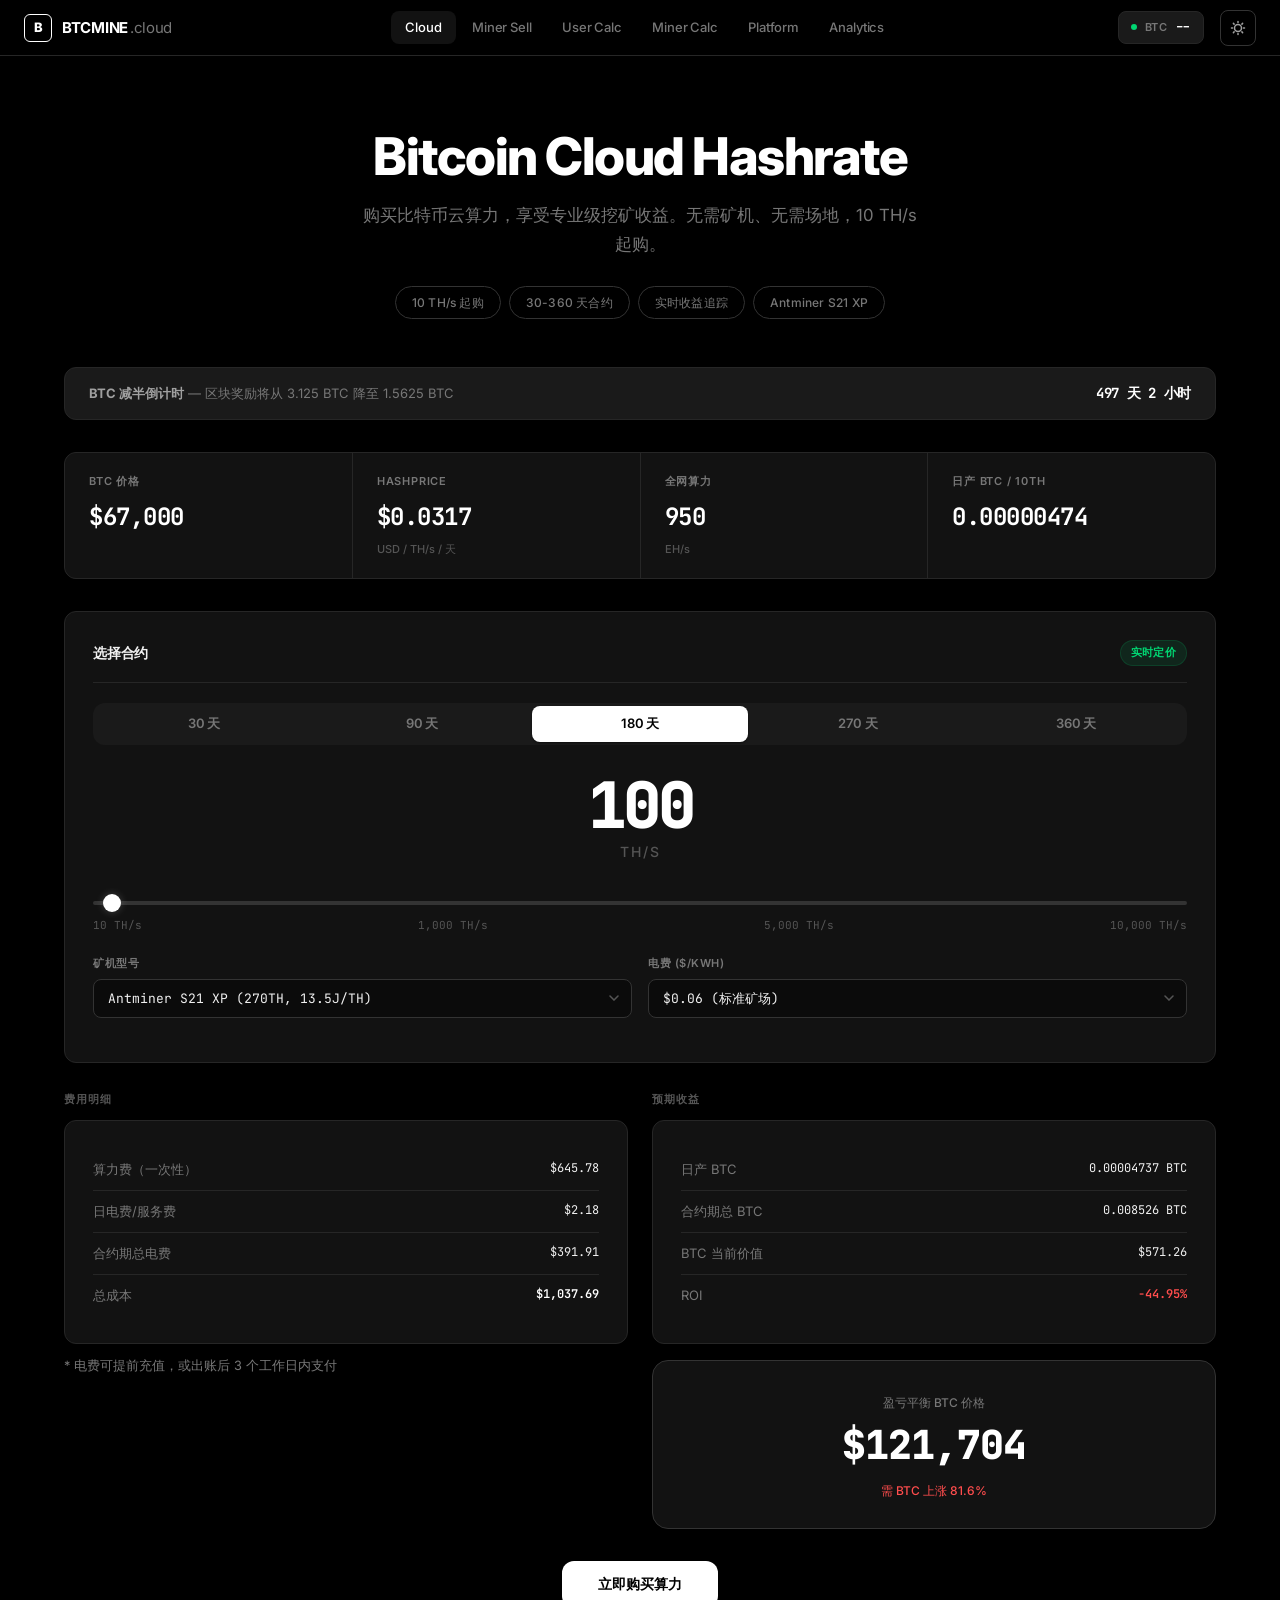
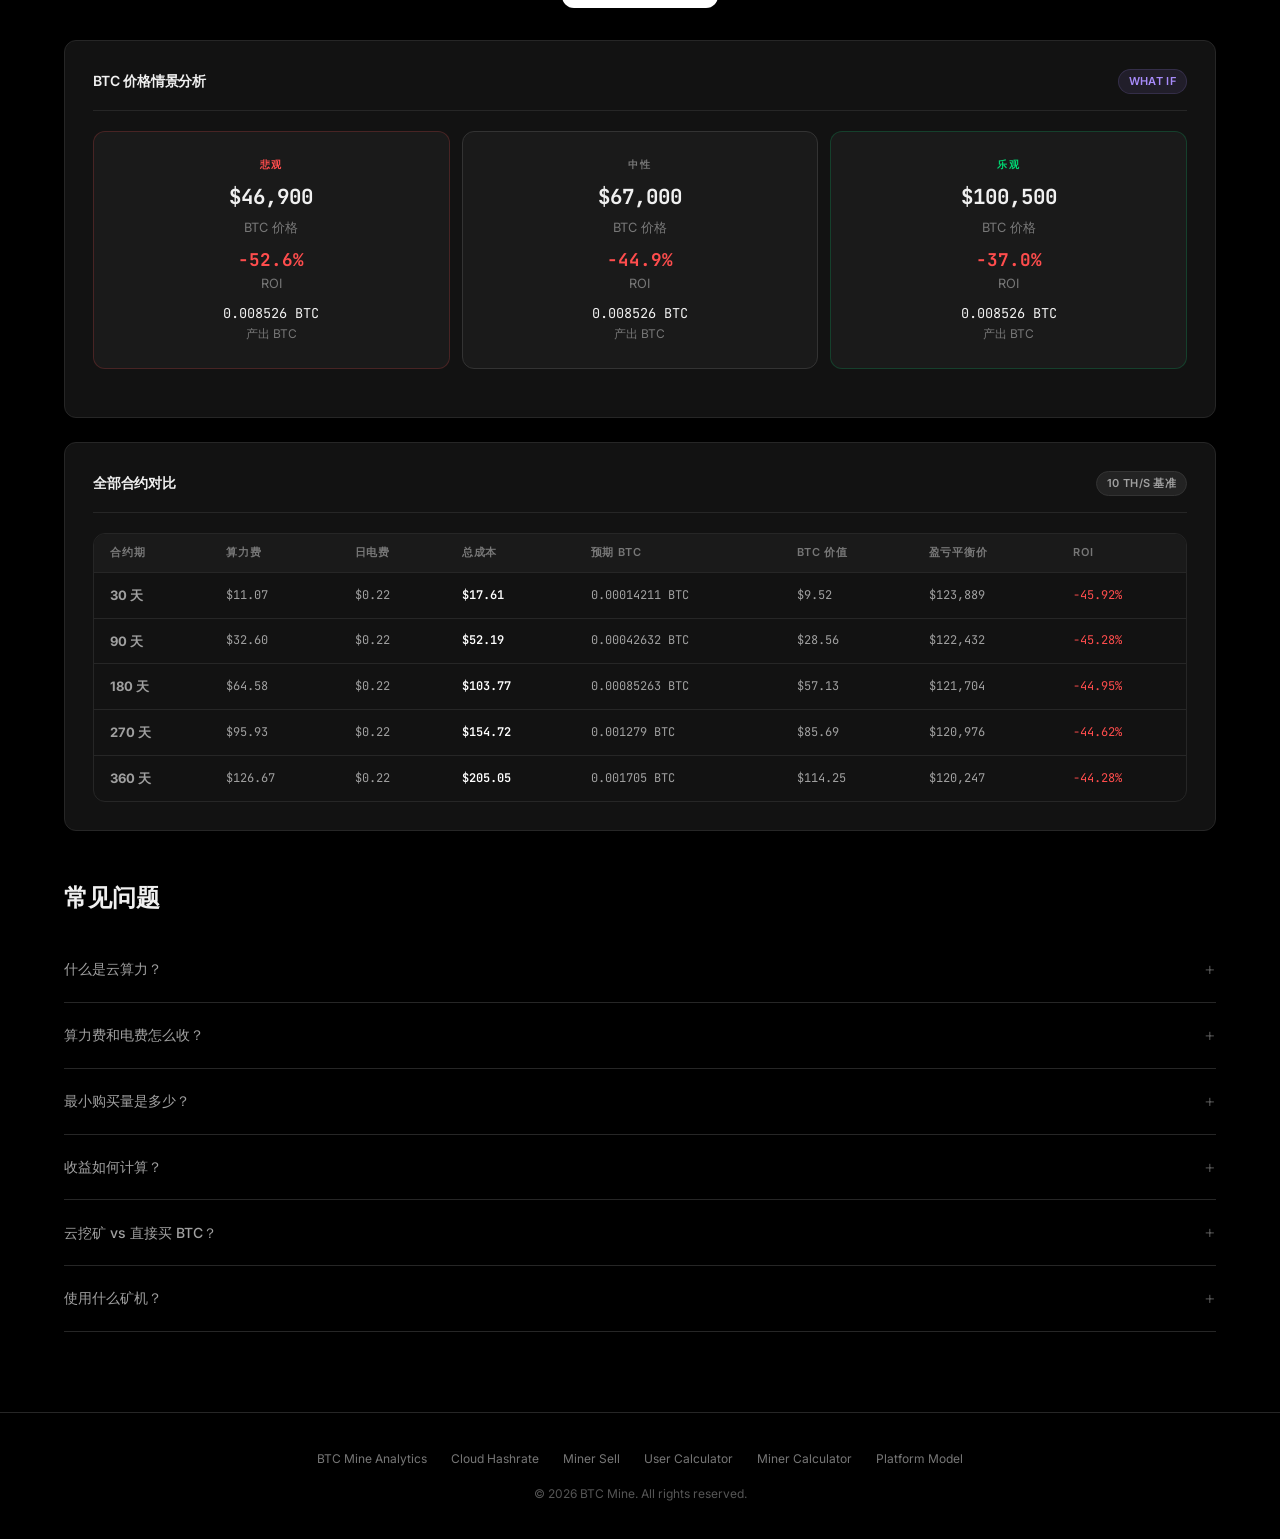
<file: index.html>
<!DOCTYPE html>
<html lang="zh-CN">
<head>
  <meta charset="UTF-8">
  <meta name="viewport" content="width=device-width, initial-scale=1.0">
  <title>BTC Mine Cloud - 比特币云算力</title>
  <meta name="description" content="购买比特币云算力，享受专业级挖矿收益。10TH/s起购，30-360天灵活合约。">
  <link rel="preconnect" href="https://fonts.googleapis.com">
  <link href="https://fonts.googleapis.com/css2?family=Inter:wght@400;500;600;700;800&family=JetBrains+Mono:wght@400;500;600;700&display=swap" rel="stylesheet">
  <link rel="stylesheet" href="/shared/style.css">
</head>
<body>
  <main class="container">
    <!-- Hero -->
    <section class="hero fade-in">
      <h1>Bitcoin Cloud Hashrate</h1>
      <p class="subtitle">购买比特币云算力，享受专业级挖矿收益。无需矿机、无需场地，10 TH/s 起购。</p>
      <div class="hero-badges">
        <span class="hero-badge">10 TH/s 起购</span>
        <span class="hero-badge">30-360 天合约</span>
        <span class="hero-badge">实时收益追踪</span>
        <span class="hero-badge">Antminer S21 XP</span>
      </div>
    </section>

    <!-- Halving Banner -->
    <div class="halving-banner fade-in">
      <div class="text">
        <strong>BTC 减半倒计时</strong> — 区块奖励将从 3.125 BTC 降至 1.5625 BTC
      </div>
      <div class="countdown" id="halvingCountdown">--</div>
    </div>

    <!-- Live Stats -->
    <div class="stats-grid fade-in" id="statsGrid">
      <div class="stat-card">
        <div class="label">BTC 价格</div>
        <div class="value accent" id="statBtcPrice">--</div>
      </div>
      <div class="stat-card">
        <div class="label">Hashprice</div>
        <div class="value" id="statHashprice">--</div>
        <div class="sub">USD / TH/s / 天</div>
      </div>
      <div class="stat-card">
        <div class="label">全网算力</div>
        <div class="value" id="statNetHash">--</div>
        <div class="sub">EH/s</div>
      </div>
      <div class="stat-card">
        <div class="label">日产 BTC / 10TH</div>
        <div class="value" id="statDailyBtc">--</div>
      </div>
    </div>

    <!-- Contract Selection -->
    <section class="card fade-in">
      <div class="card-header">
        <h2>选择合约</h2>
        <span class="badge badge-green">实时定价</span>
      </div>

      <!-- Period Tabs -->
      <div class="period-tabs" id="periodTabs">
        <button class="period-tab" data-period="30">30 天</button>
        <button class="period-tab" data-period="90">90 天</button>
        <button class="period-tab active" data-period="180">180 天</button>
        <button class="period-tab" data-period="270">270 天</button>
        <button class="period-tab" data-period="360">360 天</button>
      </div>

      <!-- Hashrate Slider -->
      <div class="hashrate-display">
        <div class="big" id="hashrateValue">100</div>
        <div class="unit">TH/s</div>
      </div>
      <input type="range" id="hashrateSlider" min="10" max="10000" step="10" value="100">
      <div class="range-labels">
        <span>10 TH/s</span>
        <span>1,000 TH/s</span>
        <span>5,000 TH/s</span>
        <span>10,000 TH/s</span>
      </div>

      <!-- Miner Selection -->
      <div class="form-row" style="margin-top: 20px;">
        <div class="form-group">
          <label>矿机型号</label>
          <select id="minerSelect">
            <option value="s21xp" selected>Antminer S21 XP (270TH, 13.5J/TH)</option>
            <option value="s21xp_hyd">Antminer S21 XP Hyd (473TH, 12.0J/TH)</option>
            <option value="s21">Antminer S21 (200TH, 17.5J/TH)</option>
            <option value="s21_plus">Antminer S21+ (220TH, 16.5J/TH)</option>
          </select>
        </div>
        <div class="form-group">
          <label>电费 ($/kWh)</label>
          <select id="elecSelect">
            <option value="0.05">$0.05 (低成本区域)</option>
            <option value="0.06" selected>$0.06 (标准矿场)</option>
            <option value="0.07">$0.07 (普通矿场)</option>
            <option value="0.08">$0.08 (较高成本)</option>
            <option value="0.10">$0.10 (高成本区域)</option>
          </select>
        </div>
      </div>
    </section>

    <!-- Pricing Result -->
    <div class="cost-breakdown fade-in" id="pricingResult">
      <div class="cost-col">
        <h3>费用明细</h3>
        <div class="card">
          <ul class="breakdown" id="costBreakdown">
            <li><span class="label">算力费（一次性）</span><span class="val" id="costHashrate">--</span></li>
            <li><span class="label">日电费/服务费</span><span class="val" id="costElecDaily">--</span></li>
            <li><span class="label">合约期总电费</span><span class="val" id="costElecTotal">--</span></li>
            <li><span class="label">总成本</span><span class="val accent" id="costTotal">--</span></li>
          </ul>
        </div>
        <div style="margin-top: 12px; font-size: 0.8rem; color: var(--text-muted);">
          * 电费可提前充值，或出账后 3 个工作日内支付
        </div>
      </div>
      <div class="cost-col">
        <h3>预期收益</h3>
        <div class="card">
          <ul class="breakdown" id="revenueBreakdown">
            <li><span class="label">日产 BTC</span><span class="val" id="revDailyBtc">--</span></li>
            <li><span class="label">合约期总 BTC</span><span class="val" id="revTotalBtc">--</span></li>
            <li><span class="label">BTC 当前价值</span><span class="val" id="revBtcValue">--</span></li>
            <li><span class="label">ROI</span><span class="val" id="revROI">--</span></li>
          </ul>
        </div>
        <div class="result-box" style="margin-top: 16px;">
          <div class="label">盈亏平衡 BTC 价格</div>
          <div class="big-number" id="breakEvenPrice">--</div>
          <div class="label" id="breakEvenPct">需 BTC 上涨 --</div>
        </div>
      </div>
    </div>

    <!-- Buy Button -->
    <div style="text-align: center; margin: 32px 0;">
      <button class="btn btn-primary btn-large" id="buyBtn" onclick="openOrder()">
        立即购买算力
      </button>
    </div>

    <!-- Scenario Analysis -->
    <section class="card fade-in" style="margin-top: 24px;">
      <div class="card-header">
        <h2>BTC 价格情景分析</h2>
        <span class="badge badge-purple">What If</span>
      </div>
      <div class="scenario-grid" id="scenarios"></div>
    </section>

    <!-- All Contracts Overview -->
    <section class="card fade-in" style="margin-top: 24px;">
      <div class="card-header">
        <h2>全部合约对比</h2>
        <span class="badge badge-amber">10 TH/s 基准</span>
      </div>
      <div class="table-wrap">
        <table id="contractsTable">
          <thead>
            <tr>
              <th>合约期</th>
              <th>算力费</th>
              <th>日电费</th>
              <th>总成本</th>
              <th>预期 BTC</th>
              <th>BTC 价值</th>
              <th>盈亏平衡价</th>
              <th>ROI</th>
            </tr>
          </thead>
          <tbody id="contractsBody"></tbody>
        </table>
      </div>
    </section>

    <!-- FAQ -->
    <section class="faq fade-in">
      <h2 style="font-size: 1.5rem; margin-bottom: 20px;">常见问题</h2>
      <div class="faq-item">
        <div class="faq-q" onclick="this.parentElement.classList.toggle('open')">什么是云算力？</div>
        <div class="faq-a">云算力是指您购买矿场中矿机的算力使用权，无需自购矿机、租场地、接电力，即可参与比特币挖矿。您的算力由专业矿场 7x24 小时运维，产出的 BTC 按您的算力占比分配。</div>
      </div>
      <div class="faq-item">
        <div class="faq-q" onclick="this.parentElement.classList.toggle('open')">算力费和电费怎么收？</div>
        <div class="faq-a">算力费在购买合约时一次性支付，代表您对矿机算力的使用权。电费/服务费按实际运行产生的电力消耗计算，可以提前充值到账户，也可以在出账后 3 个工作日内支付。电费包含 12% 的运维服务费（含设备维护、冷却、监控）。</div>
      </div>
      <div class="faq-item">
        <div class="faq-q" onclick="this.parentElement.classList.toggle('open')">最小购买量是多少？</div>
        <div class="faq-a">最小购买量为 10 TH/s，以 10 TH/s 为单位递增。合约期可选 30天、90天、180天、270天、360天。</div>
      </div>
      <div class="faq-item">
        <div class="faq-q" onclick="this.parentElement.classList.toggle('open')">收益如何计算？</div>
        <div class="faq-a">收益基于您持有的算力占全网算力的比例，乘以每日区块奖励总量计算。当前区块奖励为 3.125 BTC/块，每日约 144 个块。网络难度每 2016 个块（约14天）调整一次，收益会随难度变化而波动。</div>
      </div>
      <div class="faq-item">
        <div class="faq-q" onclick="this.parentElement.classList.toggle('open')">云挖矿 vs 直接买 BTC？</div>
        <div class="faq-a">云挖矿类似于对 BTC 的 DCA（定投）策略，每天持续获得少量 BTC。在牛市中可能跑赢直接购买（因为算力价格相对BTC价格有滞后性），但在熊市或横盘期间直接购买通常更优。详细对比请访问 <a href="https://user.btcmine.info">用户计算器</a>。</div>
      </div>
      <div class="faq-item">
        <div class="faq-q" onclick="this.parentElement.classList.toggle('open')">使用什么矿机？</div>
        <div class="faq-a">我们的矿场主要使用 Bitmain Antminer S21 XP 系列矿机，能效比 13.5 J/TH（风冷）和 12.0 J/TH（液冷），是目前市场上最高效的比特币矿机之一。</div>
      </div>
    </section>
  </main>

  <!-- Footer -->
  <footer class="footer">
    <div class="footer-links">
      <a href="https://btcmine.info">BTC Mine Analytics</a>
      <a href="https://cloud.btcmine.info">Cloud Hashrate</a>
      <a href="https://minersell.btcmine.info">Miner Sell</a>
      <a href="https://user.btcmine.info">User Calculator</a>
      <a href="https://miner.btcmine.info">Miner Calculator</a>
      <a href="https://cal.btcmine.info">Platform Model</a>
    </div>
    <p>&copy; 2026 BTC Mine. All rights reserved.</p>
  </footer>

  <!-- Order Modal -->
  <div class="modal-overlay" id="orderModal">
    <div class="modal">
      <h2>确认订单</h2>
      <div id="orderSummary"></div>
      <div style="display: flex; gap: 12px; margin-top: 24px;">
        <button class="btn btn-primary btn-large" style="flex:1" onclick="confirmOrder()">确认购买</button>
        <button class="btn btn-secondary btn-large" onclick="closeOrder()">取消</button>
      </div>
    </div>
  </div>

  <script src="/shared/pricing.js"></script>
  <script src="/shared/nav.js"></script>
  <script>
    Nav.render('cloud');

    // State
    let currentPeriod = 180;
    let currentHashrate = 100;
    let currentMiner = 's21xp';
    let currentElec = 0.06;
    let currentPricing = null;

    // Init
    async function init() {
      await PricingEngine.fetchBTCPrice();
      updateStats();
      updatePricing();
      updateContractsTable();
      updateHalving();

      // Refresh price every 60s
      setInterval(async () => {
        await PricingEngine.fetchBTCPrice();
        updateStats();
        updatePricing();
      }, 60000);
    }

    function updateStats() {
      const price = PricingEngine.liveData.btcPrice;
      const hp = PricingEngine.hashprice();
      const netHash = PricingEngine.liveData.networkHashrateEH;
      const dailyBtc = PricingEngine.dailyBTCPerTH() * 10;

      document.getElementById('statBtcPrice').textContent = '$' + price.toLocaleString();
      document.getElementById('statHashprice').textContent = '$' + hp.toFixed(4);
      document.getElementById('statNetHash').textContent = netHash.toFixed(0);
      document.getElementById('statDailyBtc').textContent = dailyBtc.toFixed(8);
    }

    function updatePricing() {
      const p = PricingEngine.calculatePricing(currentHashrate, currentPeriod, currentElec, currentMiner);
      currentPricing = p;

      // Cost breakdown
      document.getElementById('costHashrate').textContent = PricingEngine.fmt.usd(p.user.hashrateFee);
      document.getElementById('costElecDaily').textContent = PricingEngine.fmt.usd(p.user.electricityFeeDaily);
      document.getElementById('costElecTotal').textContent = PricingEngine.fmt.usd(p.user.electricityFee);
      document.getElementById('costTotal').textContent = PricingEngine.fmt.usd(p.user.totalCost);

      // Revenue
      document.getElementById('revDailyBtc').textContent = PricingEngine.fmt.btc(p.network.dailyBTCTotal);
      document.getElementById('revTotalBtc').textContent = PricingEngine.fmt.btc(p.network.totalBTC);
      document.getElementById('revBtcValue').textContent = PricingEngine.fmt.usd(p.network.totalBTCValue);

      const roiPct = p.user.roi * 100;
      const roiEl = document.getElementById('revROI');
      roiEl.textContent = roiPct.toFixed(2) + '%';
      roiEl.className = 'val ' + (roiPct >= 0 ? 'green' : 'red');

      document.getElementById('breakEvenPrice').textContent = PricingEngine.fmt.usd(p.user.breakEvenBTC, 0);
      const pctNeeded = ((p.user.breakEvenBTC / p.params.btcPrice) - 1) * 100;
      const pctEl = document.getElementById('breakEvenPct');
      if (pctNeeded > 0) {
        pctEl.textContent = '需 BTC 上涨 ' + pctNeeded.toFixed(1) + '%';
        pctEl.style.color = 'var(--red)';
      } else {
        pctEl.textContent = '当前价格已盈利！';
        pctEl.style.color = 'var(--green)';
      }

      updateScenarios();
    }

    function updateScenarios() {
      const btcPrice = PricingEngine.liveData.btcPrice;
      const scenarios = [
        { label: '悲观', cls: 'bearish', price: btcPrice * 0.7 },
        { label: '中性', cls: 'neutral', price: btcPrice },
        { label: '乐观', cls: 'bullish', price: btcPrice * 1.5 },
      ];

      const html = scenarios.map(s => {
        const p = PricingEngine.calculatePricing(currentHashrate, currentPeriod, currentElec, currentMiner, s.price);
        const roiPct = (p.user.roi * 100).toFixed(1);
        const roiColor = p.user.roi >= 0 ? 'var(--green)' : 'var(--red)';
        return `
          <div class="scenario-card ${s.cls}">
            <div class="scenario-label">${s.label}</div>
            <div style="font-family:var(--font-mono);font-size:1.3rem;font-weight:700;">
              ${PricingEngine.fmt.usd(s.price, 0)}
            </div>
            <div style="font-size:0.8rem;color:var(--text-muted);margin:4px 0;">BTC 价格</div>
            <div style="font-family:var(--font-mono);font-size:1.1rem;font-weight:700;color:${roiColor};margin-top:8px;">
              ${roiPct}%
            </div>
            <div style="font-size:0.8rem;color:var(--text-muted);">ROI</div>
            <div style="font-family:var(--font-mono);font-size:0.85rem;margin-top:8px;">
              ${PricingEngine.fmt.btc(p.network.totalBTC)}
            </div>
            <div style="font-size:0.75rem;color:var(--text-muted);">产出 BTC</div>
          </div>
        `;
      }).join('');

      document.getElementById('scenarios').innerHTML = html;
    }

    function updateContractsTable() {
      const all = PricingEngine.calculateAllPeriods(10, currentElec, currentMiner);
      const tbody = document.getElementById('contractsBody');
      tbody.innerHTML = all.map(p => {
        const roiPct = (p.user.roi * 100).toFixed(2);
        const roiCls = p.user.roi >= 0 ? 'green' : 'red';
        return `<tr>
          <td><strong>${p.params.period} 天</strong></td>
          <td class="mono">${PricingEngine.fmt.usd(p.user.hashrateFee)}</td>
          <td class="mono">${PricingEngine.fmt.usd(p.user.electricityFeeDaily)}</td>
          <td class="mono accent">${PricingEngine.fmt.usd(p.user.totalCost)}</td>
          <td class="mono">${PricingEngine.fmt.btc(p.network.totalBTC)}</td>
          <td class="mono">${PricingEngine.fmt.usd(p.network.totalBTCValue)}</td>
          <td class="mono">${PricingEngine.fmt.usd(p.user.breakEvenBTC, 0)}</td>
          <td class="mono ${roiCls}">${roiPct}%</td>
        </tr>`;
      }).join('');
    }

    function updateHalving() {
      const h = PricingEngine.halvingCountdown();
      document.getElementById('halvingCountdown').textContent = `${h.daysRemaining} 天 ${h.hours} 小时`;
    }

    // Event Handlers
    document.querySelectorAll('.period-tab').forEach(tab => {
      tab.addEventListener('click', function() {
        document.querySelectorAll('.period-tab').forEach(t => t.classList.remove('active'));
        this.classList.add('active');
        currentPeriod = parseInt(this.dataset.period);
        updatePricing();
      });
    });

    document.getElementById('hashrateSlider').addEventListener('input', function() {
      currentHashrate = parseInt(this.value);
      document.getElementById('hashrateValue').textContent = currentHashrate.toLocaleString();
      updatePricing();
    });

    document.getElementById('minerSelect').addEventListener('change', function() {
      currentMiner = this.value;
      updatePricing();
      updateContractsTable();
    });

    document.getElementById('elecSelect').addEventListener('change', function() {
      currentElec = parseFloat(this.value);
      updatePricing();
      updateContractsTable();
    });

    // Order Modal
    function openOrder() {
      if (!currentPricing) return;
      const p = currentPricing;
      const miner = PricingEngine.getMiner(currentMiner);
      document.getElementById('orderSummary').innerHTML = `
        <ul class="breakdown">
          <li><span class="label">算力</span><span class="val">${currentHashrate.toLocaleString()} TH/s</span></li>
          <li><span class="label">合约期</span><span class="val">${currentPeriod} 天</span></li>
          <li><span class="label">矿机型号</span><span class="val">${miner.name}</span></li>
          <li><span class="label">能效比</span><span class="val">${miner.efficiency} J/TH</span></li>
          <li style="border-top:2px solid var(--border-2);padding-top:12px;">
            <span class="label">算力费（一次性）</span><span class="val accent">${PricingEngine.fmt.usd(p.user.hashrateFee)}</span>
          </li>
          <li><span class="label">日电费/服务费</span><span class="val">${PricingEngine.fmt.usd(p.user.electricityFeeDaily)}</span></li>
          <li><span class="label">合约期总电费</span><span class="val">${PricingEngine.fmt.usd(p.user.electricityFee)}</span></li>
          <li><span class="label" style="font-size:1.1rem;">合计</span><span class="val accent" style="font-size:1.1rem;">${PricingEngine.fmt.usd(p.user.totalCost)}</span></li>
        </ul>
        <div style="margin-top:16px;padding:12px;background:var(--green-dim);border-radius:var(--radius);font-size:0.85rem;color:var(--green);">
          预计产出 ${PricingEngine.fmt.btc(p.network.totalBTC)}（当前价值 ${PricingEngine.fmt.usd(p.network.totalBTCValue)}）
        </div>
      `;
      document.getElementById('orderModal').classList.add('active');
    }

    function closeOrder() {
      document.getElementById('orderModal').classList.remove('active');
    }

    function confirmOrder() {
      alert('订单功能开发中，敬请期待！');
      closeOrder();
    }

    // Click outside to close modal
    document.getElementById('orderModal').addEventListener('click', function(e) {
      if (e.target === this) closeOrder();
    });

    // Start
    init();
  </script>
</body>
</html>
</file>
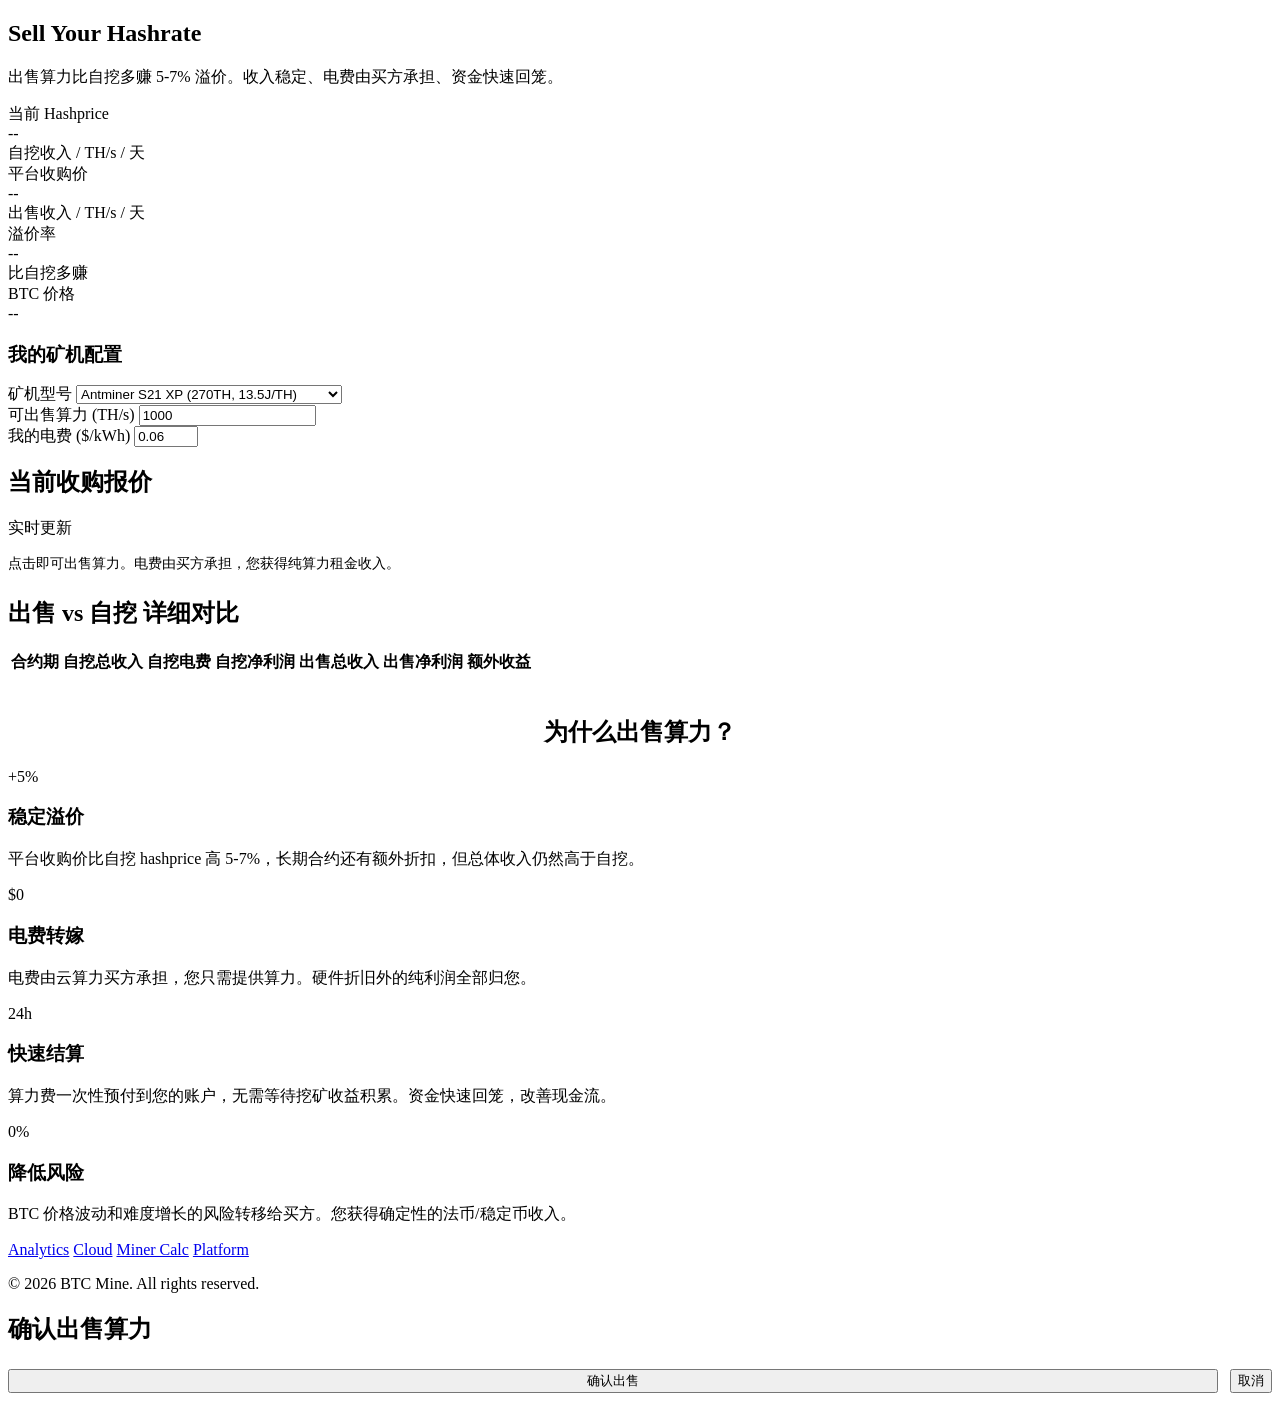
<file: minersell/index.html>
<!DOCTYPE html>
<html lang="zh-CN">
<head>
  <meta charset="UTF-8">
  <meta name="viewport" content="width=device-width, initial-scale=1.0">
  <title>BTC Mine - 矿工算力出售平台</title>
  <meta name="description" content="矿工在此出售算力获取稳定收入。比自己挖矿多赚5-7%溢价。">
  <link rel="preconnect" href="https://fonts.googleapis.com">
  <link href="https://fonts.googleapis.com/css2?family=Inter:wght@400;500;600;700;800&family=JetBrains+Mono:wght@400;500;600;700&display=swap" rel="stylesheet">
  <link rel="stylesheet" href="https://cloud.btcmine.info/shared/style.css">
</head>
<body>
  <main class="container">
    <section class="hero fade-in">
      <h1>Sell Your Hashrate</h1>
      <p class="subtitle">出售算力比自挖多赚 5-7% 溢价。收入稳定、电费由买方承担、资金快速回笼。</p>
    </section>

    <!-- Miner Stats -->
    <div class="stats-grid fade-in">
      <div class="stat-card">
        <div class="label">当前 Hashprice</div>
        <div class="value accent" id="statHashprice">--</div>
        <div class="sub">自挖收入 / TH/s / 天</div>
      </div>
      <div class="stat-card">
        <div class="label">平台收购价</div>
        <div class="value green" id="statBuyPrice">--</div>
        <div class="sub">出售收入 / TH/s / 天</div>
      </div>
      <div class="stat-card">
        <div class="label">溢价率</div>
        <div class="value green" id="statPremium">--</div>
        <div class="sub">比自挖多赚</div>
      </div>
      <div class="stat-card">
        <div class="label">BTC 价格</div>
        <div class="value" id="statBtcPrice">--</div>
      </div>
    </div>

    <!-- Miner Config -->
    <div class="miner-config fade-in">
      <h3 style="margin-bottom: 16px;">我的矿机配置</h3>
      <div class="form-row">
        <div class="form-group">
          <label>矿机型号</label>
          <select id="minerSelect">
            <option value="s21xp" selected>Antminer S21 XP (270TH, 13.5J/TH)</option>
            <option value="s21xp_hyd">Antminer S21 XP Hyd (473TH, 12.0J/TH)</option>
            <option value="s21">Antminer S21 (200TH, 17.5J/TH)</option>
            <option value="s21_plus">Antminer S21+ (220TH, 16.5J/TH)</option>
          </select>
        </div>
        <div class="form-group">
          <label>可出售算力 (TH/s)</label>
          <input type="number" id="hashrateInput" value="1000" min="10" step="10">
        </div>
        <div class="form-group">
          <label>我的电费 ($/kWh)</label>
          <input type="number" id="elecInput" value="0.06" min="0.01" max="0.20" step="0.01">
        </div>
      </div>
    </div>

    <!-- Offer Cards -->
    <section class="card fade-in">
      <div class="card-header">
        <h2>当前收购报价</h2>
        <span class="badge badge-green">实时更新</span>
      </div>
      <p style="color:var(--text-secondary);font-size:0.9rem;margin-bottom:16px;">
        点击即可出售算力。电费由买方承担，您获得纯算力租金收入。
      </p>
      <div class="offer-grid" id="offerGrid"></div>
    </section>

    <!-- Comparison Table -->
    <section class="card fade-in" style="margin-top: 24px;">
      <div class="card-header">
        <h2>出售 vs 自挖 详细对比</h2>
      </div>
      <div class="table-wrap">
        <table>
          <thead>
            <tr>
              <th>合约期</th>
              <th>自挖总收入</th>
              <th>自挖电费</th>
              <th>自挖净利润</th>
              <th>出售总收入</th>
              <th>出售净利润</th>
              <th>额外收益</th>
            </tr>
          </thead>
          <tbody id="comparisonBody"></tbody>
        </table>
      </div>
    </section>

    <!-- Advantages -->
    <section style="margin-top: 40px;" class="fade-in">
      <h2 style="font-size: 1.5rem; margin-bottom: 20px; text-align:center;">为什么出售算力？</h2>
      <div class="advantage-grid">
        <div class="advantage-card">
          <div class="icon">+5%</div>
          <h3>稳定溢价</h3>
          <p>平台收购价比自挖 hashprice 高 5-7%，长期合约还有额外折扣，但总体收入仍然高于自挖。</p>
        </div>
        <div class="advantage-card">
          <div class="icon">$0</div>
          <h3>电费转嫁</h3>
          <p>电费由云算力买方承担，您只需提供算力。硬件折旧外的纯利润全部归您。</p>
        </div>
        <div class="advantage-card">
          <div class="icon">24h</div>
          <h3>快速结算</h3>
          <p>算力费一次性预付到您的账户，无需等待挖矿收益积累。资金快速回笼，改善现金流。</p>
        </div>
        <div class="advantage-card">
          <div class="icon">0%</div>
          <h3>降低风险</h3>
          <p>BTC 价格波动和难度增长的风险转移给买方。您获得确定性的法币/稳定币收入。</p>
        </div>
      </div>
    </section>
  </main>

  <footer class="footer">
    <div class="footer-links">
      <a href="https://btcmine.info">Analytics</a>
      <a href="https://cloud.btcmine.info">Cloud</a>
      <a href="https://miner.btcmine.info">Miner Calc</a>
      <a href="https://cal.btcmine.info">Platform</a>
    </div>
    <p>&copy; 2026 BTC Mine. All rights reserved.</p>
  </footer>

  <!-- Sell Modal -->
  <div class="modal-overlay" id="sellModal">
    <div class="modal">
      <h2>确认出售算力</h2>
      <div id="sellSummary"></div>
      <div style="display:flex;gap:12px;margin-top:24px;">
        <button class="btn btn-green btn-large" style="flex:1" onclick="confirmSell()">确认出售</button>
        <button class="btn btn-secondary btn-large" onclick="closeSell()">取消</button>
      </div>
    </div>
  </div>

  <script src="https://cloud.btcmine.info/shared/pricing.js"></script>
  <script src="https://cloud.btcmine.info/shared/nav.js"></script>
  <script>
    Nav.render('minersell');
    let sellPeriod = null;

    async function init() {
      await PricingEngine.fetchBTCPrice();
      updateAll();
      setInterval(async () => {
        await PricingEngine.fetchBTCPrice();
        updateAll();
      }, 60000);
    }

    function getInputs() {
      return {
        miner: document.getElementById('minerSelect').value,
        hashrate: parseInt(document.getElementById('hashrateInput').value) || 1000,
        elec: parseFloat(document.getElementById('elecInput').value) || 0.06,
      };
    }

    function updateAll() {
      const { miner, hashrate, elec } = getInputs();
      const btcPrice = PricingEngine.liveData.btcPrice;
      const hp = PricingEngine.hashprice();

      // Stats
      document.getElementById('statBtcPrice').textContent = '$' + btcPrice.toLocaleString();
      document.getElementById('statHashprice').textContent = '$' + hp.toFixed(4);

      // 90天合约的矿工收购价作为展示
      const p90 = PricingEngine.calculatePricing(hashrate, 90, elec, miner);
      document.getElementById('statBuyPrice').textContent = '$' + p90.miner.sellPrice.toFixed(4);
      document.getElementById('statPremium').textContent = '+' + (p90.miner.premium * 100).toFixed(1) + '%';

      updateOfferCards();
      updateComparison();
    }

    function updateOfferCards() {
      const { miner, hashrate, elec } = getInputs();
      const minerInfo = PricingEngine.getMiner(miner);

      const html = PricingEngine.PLATFORM.periods.map(period => {
        const p = PricingEngine.calculatePricing(hashrate, period, elec, miner);
        const selfMiningRevenue = PricingEngine.hashprice() * hashrate * period;
        const selfMiningElec = PricingEngine.electricityCostPerTH(elec, minerInfo.efficiency) * hashrate * period;
        const selfMiningProfit = selfMiningRevenue - selfMiningElec;

        const popular = period === 90 ? 'style="border-color:var(--green);"' : '';

        return `
          <div class="offer-card" ${popular}>
            <span class="period-badge">${period} 天合约</span>
            <div class="offer-price">${PricingEngine.fmt.usd(p.miner.sellPrice, 4)}</div>
            <div class="offer-unit">/ TH/s / 天 (收购价)</div>
            <div class="offer-detail">
              <span class="label">您的总收入</span>
              <span class="val green">${PricingEngine.fmt.usd(p.miner.totalRevenue)}</span>
            </div>
            <div class="offer-detail">
              <span class="label">自挖净利润</span>
              <span class="val">${PricingEngine.fmt.usd(selfMiningProfit)}</span>
            </div>
            <div class="offer-detail">
              <span class="label">额外收益</span>
              <span class="val green">+${PricingEngine.fmt.usd(p.miner.extraProfit)}</span>
            </div>
            <div class="offer-detail">
              <span class="label">溢价率</span>
              <span class="val green">+${(p.miner.premium * 100).toFixed(1)}%</span>
            </div>
            <button class="btn btn-green sell-btn" onclick="openSell(${period})">
              出售 ${hashrate.toLocaleString()} TH/s × ${period}天
            </button>
          </div>
        `;
      }).join('');

      document.getElementById('offerGrid').innerHTML = html;
    }

    function updateComparison() {
      const { miner, hashrate, elec } = getInputs();
      const minerInfo = PricingEngine.getMiner(miner);

      const tbody = document.getElementById('comparisonBody');
      tbody.innerHTML = PricingEngine.PLATFORM.periods.map(period => {
        const p = PricingEngine.calculatePricing(hashrate, period, elec, miner);
        const hp = PricingEngine.hashprice();
        const selfRevenue = hp * hashrate * period;
        const selfElec = PricingEngine.electricityCostPerTH(elec, minerInfo.efficiency) * hashrate * period;
        const selfProfit = selfRevenue - selfElec;
        // 出售时电费由买方承担，矿工纯赚收购价
        const sellProfit = p.miner.totalRevenue;
        const extra = sellProfit - selfProfit;

        return `<tr>
          <td><strong>${period} 天</strong></td>
          <td class="mono">${PricingEngine.fmt.usd(selfRevenue)}</td>
          <td class="mono red">${PricingEngine.fmt.usd(selfElec)}</td>
          <td class="mono">${PricingEngine.fmt.usd(selfProfit)}</td>
          <td class="mono green">${PricingEngine.fmt.usd(sellProfit)}</td>
          <td class="mono green">${PricingEngine.fmt.usd(sellProfit)}</td>
          <td class="mono green">+${PricingEngine.fmt.usd(extra)} (+${((extra/selfProfit)*100).toFixed(1)}%)</td>
        </tr>`;
      }).join('');
    }

    function openSell(period) {
      sellPeriod = period;
      const { miner, hashrate, elec } = getInputs();
      const p = PricingEngine.calculatePricing(hashrate, period, elec, miner);
      const minerInfo = PricingEngine.getMiner(miner);

      document.getElementById('sellSummary').innerHTML = `
        <ul class="breakdown">
          <li><span class="label">矿机</span><span class="val">${minerInfo.name}</span></li>
          <li><span class="label">出售算力</span><span class="val">${hashrate.toLocaleString()} TH/s</span></li>
          <li><span class="label">合约期</span><span class="val">${period} 天</span></li>
          <li><span class="label">收购单价</span><span class="val">${PricingEngine.fmt.usd(p.miner.sellPrice, 4)} / TH/s / 天</span></li>
          <li><span class="label">溢价率</span><span class="val" style="color:var(--green);">+${(p.miner.premium * 100).toFixed(1)}%</span></li>
          <li style="border-top:2px solid var(--border-2);padding-top:12px;">
            <span class="label" style="font-size:1.1rem;">总收入</span>
            <span class="val" style="font-size:1.1rem;color:var(--green);font-weight:800;">
              ${PricingEngine.fmt.usd(p.miner.totalRevenue)}
            </span>
          </li>
        </ul>
        <div style="margin-top:16px;padding:12px;background:var(--green-dim);border-radius:var(--radius);font-size:0.85rem;color:var(--green);">
          电费由买方承担，以上为您的纯收入。资金将在合约确认后 24 小时内到账。
        </div>
      `;
      document.getElementById('sellModal').classList.add('active');
    }

    function closeSell() {
      document.getElementById('sellModal').classList.remove('active');
    }

    function confirmSell() {
      alert('出售功能开发中，敬请期待！');
      closeSell();
    }

    document.getElementById('sellModal').addEventListener('click', function(e) {
      if (e.target === this) closeSell();
    });

    // Reactive inputs
    ['minerSelect', 'hashrateInput', 'elecInput'].forEach(id => {
      document.getElementById(id).addEventListener('change', updateAll);
      document.getElementById(id).addEventListener('input', updateAll);
    });

    init();
  </script>
</body>
</html>
</file>
<file: shared/style.css>
/* ===== BTC MINE CLOUD — World-Class Design System ===== */
/* Black / White / Dark Gray — Precision Minimal */

@import url('https://fonts.googleapis.com/css2?family=Inter:wght@300;400;500;600;700;800;900&family=JetBrains+Mono:wght@400;500;600;700&display=swap');

/* === Dark Theme (default) === */
:root, [data-theme="dark"] {
  --black: #000000;
  --bg-0: #0b0b0b;
  --bg-1: #121212;
  --bg-2: #1a1a1a;
  --bg-3: #222222;
  --bg-4: #2a2a2a;
  --bg-5: #333333;

  --border-1: #262626;
  --border-2: #333333;
  --border-3: #444444;

  --text-primary: #f0f0f0;
  --text-secondary: #a0a0a0;
  --text-muted: #777777;
  --text-dim: #555555;

  --white: #ffffff;
  --accent: #ffffff;
  --accent-dim: rgba(255,255,255,0.07);
  --accent-hover: rgba(255,255,255,0.14);

  --green: #00d672;
  --green-dim: rgba(0,214,114,0.10);
  --green-glow: rgba(0,214,114,0.15);
  --red: #ff4d4d;
  --red-dim: rgba(255,77,77,0.10);
  --blue: #4da6ff;
  --blue-dim: rgba(77,166,255,0.10);
  --purple: #a78bfa;
  --purple-dim: rgba(167,139,250,0.10);
  --cyan: #22d3ee;
  --cyan-dim: rgba(34,211,238,0.08);

  --nav-bg: rgba(0,0,0,0.85);
  --nav-mobile-bg: rgba(0,0,0,0.95);
  --modal-overlay: rgba(0,0,0,0.8);
  --selection-bg: rgba(255,255,255,0.15);
  --selection-color: #ffffff;
  --scrollbar-thumb: #444444;
  --scrollbar-hover: #666666;
  --input-focus-ring: rgba(255,255,255,0.05);
  --btn-primary-bg: #ffffff;
  --btn-primary-color: #000000;
  --btn-primary-hover: #e0e0e0;
  --period-active-bg: #ffffff;
  --period-active-color: #000000;

  --font-sans: 'Inter', -apple-system, BlinkMacSystemFont, 'Segoe UI', sans-serif;
  --font-mono: 'JetBrains Mono', 'SF Mono', 'Fira Code', monospace;

  --radius-s: 6px;
  --radius: 8px;
  --radius-lg: 12px;
  --radius-xl: 16px;
  --radius-2xl: 20px;

  --shadow-subtle: 0 1px 2px rgba(0,0,0,0.5);
  --shadow-card: 0 2px 8px rgba(0,0,0,0.4);
  --shadow-elevated: 0 8px 32px rgba(0,0,0,0.6);
  --glow-white: 0 0 20px rgba(255,255,255,0.03);
  --glow-green: 0 0 20px rgba(0,214,114,0.1);
}

/* === Light Theme === */
[data-theme="light"] {
  --black: #ffffff;
  --bg-0: #f7f7f8;
  --bg-1: #ffffff;
  --bg-2: #f0f0f2;
  --bg-3: #e8e8ec;
  --bg-4: #dddde2;
  --bg-5: #d0d0d6;

  --border-1: #e0e0e4;
  --border-2: #d0d0d6;
  --border-3: #b8b8c0;

  --text-primary: #1a1a1a;
  --text-secondary: #555555;
  --text-muted: #777777;
  --text-dim: #999999;

  --white: #1a1a1a;
  --accent: #1a1a1a;
  --accent-dim: rgba(0,0,0,0.04);
  --accent-hover: rgba(0,0,0,0.08);

  --green: #00a85a;
  --green-dim: rgba(0,168,90,0.08);
  --green-glow: rgba(0,168,90,0.12);
  --red: #e53535;
  --red-dim: rgba(229,53,53,0.08);
  --blue: #2b7dd9;
  --blue-dim: rgba(43,125,217,0.08);
  --purple: #7c5cbf;
  --purple-dim: rgba(124,92,191,0.08);
  --cyan: #0ea5c4;
  --cyan-dim: rgba(14,165,196,0.06);

  --nav-bg: rgba(255,255,255,0.88);
  --nav-mobile-bg: rgba(255,255,255,0.97);
  --modal-overlay: rgba(0,0,0,0.4);
  --selection-bg: rgba(0,0,0,0.12);
  --selection-color: #000000;
  --scrollbar-thumb: #c0c0c0;
  --scrollbar-hover: #999999;
  --input-focus-ring: rgba(0,0,0,0.06);
  --btn-primary-bg: #1a1a1a;
  --btn-primary-color: #ffffff;
  --btn-primary-hover: #333333;
  --period-active-bg: #1a1a1a;
  --period-active-color: #ffffff;

  --shadow-subtle: 0 1px 3px rgba(0,0,0,0.08);
  --shadow-card: 0 2px 8px rgba(0,0,0,0.06);
  --shadow-elevated: 0 8px 32px rgba(0,0,0,0.12);
  --glow-white: none;
  --glow-green: 0 0 20px rgba(0,168,90,0.08);
}

/* ===== Reset ===== */
*, *::before, *::after { box-sizing: border-box; margin: 0; padding: 0; }
html { font-size: 16px; scroll-behavior: smooth; }

body {
  font-family: var(--font-sans);
  background: var(--black);
  color: var(--text-primary);
  line-height: 1.6;
  min-height: 100vh;
  -webkit-font-smoothing: antialiased;
  -moz-osx-font-smoothing: grayscale;
  text-rendering: optimizeLegibility;
}

::selection { background: var(--selection-bg); color: var(--selection-color); }
a { color: var(--text-primary); text-decoration: none; transition: opacity 0.2s; }
a:hover { opacity: 0.7; }

/* ===== Scrollbar ===== */
::-webkit-scrollbar { width: 6px; height: 6px; }
::-webkit-scrollbar-track { background: transparent; }
::-webkit-scrollbar-thumb { background: var(--scrollbar-thumb); border-radius: 3px; }
::-webkit-scrollbar-thumb:hover { background: var(--scrollbar-hover); }

/* ===== Layout ===== */
.container { max-width: 1200px; margin: 0 auto; padding: 0 24px; }
.container-wide { max-width: 1400px; margin: 0 auto; padding: 0 24px; }

/* ===== Navigation Bar ===== */
.nav-bar {
  position: fixed;
  top: 0;
  left: 0;
  right: 0;
  z-index: 1000;
  height: 56px;
  background: var(--nav-bg);
  backdrop-filter: blur(24px) saturate(1.2);
  -webkit-backdrop-filter: blur(24px) saturate(1.2);
  border-bottom: 1px solid var(--border-1);
}

.nav-inner {
  max-width: 1400px;
  margin: 0 auto;
  padding: 0 24px;
  height: 100%;
  display: flex;
  align-items: center;
  justify-content: space-between;
  gap: 8px;
}

.nav-logo {
  display: flex;
  align-items: center;
  gap: 10px;
  flex-shrink: 0;
  text-decoration: none;
}

.nav-logo:hover { opacity: 1; }

.nav-logo-icon {
  width: 28px;
  height: 28px;
  border: 1.5px solid var(--white);
  border-radius: 6px;
  display: flex;
  align-items: center;
  justify-content: center;
  font-weight: 800;
  font-size: 13px;
  color: var(--white);
  letter-spacing: -0.5px;
}

.nav-logo-text {
  font-weight: 700;
  font-size: 15px;
  letter-spacing: -0.3px;
  color: var(--white);
}

.nav-logo-text span {
  font-weight: 400;
  color: var(--text-muted);
  margin-left: 2px;
}

.nav-links {
  display: flex;
  align-items: center;
  gap: 2px;
}

.nav-link {
  padding: 6px 14px;
  border-radius: var(--radius);
  font-size: 13px;
  font-weight: 500;
  color: var(--text-muted);
  transition: all 0.15s ease;
  white-space: nowrap;
  text-decoration: none;
  letter-spacing: -0.1px;
}

.nav-link:hover {
  color: var(--text-secondary);
  background: var(--accent-dim);
  opacity: 1;
}

.nav-link.active {
  color: var(--white);
  background: var(--accent-dim);
}

.nav-link.active::after {
  content: '';
  display: block;
  width: 100%;
  height: 0;
}

.nav-right {
  display: flex;
  align-items: center;
  gap: 16px;
  flex-shrink: 0;
}

.nav-ticker {
  display: flex;
  align-items: center;
  gap: 8px;
  padding: 5px 12px;
  border-radius: var(--radius);
  border: 1px solid var(--border-1);
  background: var(--bg-2);
}

.nav-ticker-label {
  font-size: 11px;
  font-weight: 600;
  color: var(--text-muted);
  letter-spacing: 0.5px;
  text-transform: uppercase;
}

.nav-ticker-price {
  font-family: var(--font-mono);
  font-size: 13px;
  font-weight: 600;
  color: var(--white);
}

.nav-ticker-dot {
  width: 6px;
  height: 6px;
  border-radius: 50%;
  background: var(--green);
  animation: pulse-dot 2s ease-in-out infinite;
}

@keyframes pulse-dot {
  0%, 100% { opacity: 1; box-shadow: 0 0 4px var(--green); }
  50% { opacity: 0.4; box-shadow: none; }
}

/* Mobile nav */
.nav-mobile-toggle {
  display: none;
  width: 36px; height: 36px;
  align-items: center; justify-content: center;
  background: none; border: 1px solid var(--border-2);
  border-radius: var(--radius); cursor: pointer; color: var(--text-primary);
  font-size: 18px;
}

@media (max-width: 900px) {
  .nav-links { display: none; }
  .nav-links.open {
    display: flex;
    flex-direction: column;
    position: absolute;
    top: 56px; left: 0; right: 0;
    background: var(--nav-mobile-bg);
    backdrop-filter: blur(24px);
    border-bottom: 1px solid var(--border-1);
    padding: 8px;
    gap: 2px;
  }
  .nav-links.open .nav-link {
    padding: 12px 16px;
    font-size: 14px;
    border-radius: var(--radius);
  }
  .nav-mobile-toggle { display: flex; }
}

/* Body offset for fixed nav */
body { padding-top: 56px; }

/* ===== Hero ===== */
.hero {
  padding: 72px 0 48px;
  text-align: center;
}

.hero h1 {
  font-size: 3.25rem;
  font-weight: 800;
  letter-spacing: -1.5px;
  line-height: 1.1;
  color: var(--white);
  margin-bottom: 16px;
}

.hero .subtitle {
  font-size: 1.05rem;
  color: var(--text-muted);
  max-width: 560px;
  margin: 0 auto;
  line-height: 1.7;
  font-weight: 400;
}

.hero-badges {
  display: flex;
  justify-content: center;
  gap: 8px;
  margin-top: 28px;
  flex-wrap: wrap;
}

.hero-badge {
  padding: 6px 16px;
  border-radius: 999px;
  font-size: 12px;
  font-weight: 500;
  background: transparent;
  border: 1px solid var(--border-2);
  color: var(--text-muted);
  letter-spacing: 0.2px;
}

/* ===== Stats Grid ===== */
.stats-grid {
  display: grid;
  grid-template-columns: repeat(auto-fit, minmax(180px, 1fr));
  gap: 1px;
  background: var(--border-1);
  border: 1px solid var(--border-1);
  border-radius: var(--radius-lg);
  overflow: hidden;
  margin-bottom: 32px;
}

.stat-card {
  background: var(--bg-1);
  padding: 20px 24px;
  text-align: left;
}

.stat-card .label {
  font-size: 11px;
  color: var(--text-muted);
  text-transform: uppercase;
  letter-spacing: 0.8px;
  font-weight: 600;
  margin-bottom: 8px;
}

.stat-card .value {
  font-size: 1.5rem;
  font-weight: 700;
  font-family: var(--font-mono);
  color: var(--white);
  letter-spacing: -0.5px;
}

.stat-card .value.green { color: var(--green); }
.stat-card .value.red { color: var(--red); }
.stat-card .value.accent { color: var(--white); }

.stat-card .sub {
  font-size: 11px;
  color: var(--text-dim);
  margin-top: 4px;
  font-weight: 500;
}

/* ===== Cards ===== */
.card {
  background: var(--bg-1);
  border: 1px solid var(--border-1);
  border-radius: var(--radius-lg);
  padding: 28px;
  transition: border-color 0.2s;
}

.card:hover { border-color: var(--border-2); }

.card-header {
  display: flex;
  align-items: center;
  justify-content: space-between;
  margin-bottom: 20px;
  padding-bottom: 16px;
  border-bottom: 1px solid var(--border-1);
}

.card-header h2 {
  font-size: 14px;
  font-weight: 600;
  letter-spacing: -0.2px;
  color: var(--text-primary);
}

.badge {
  font-size: 11px;
  padding: 3px 10px;
  border-radius: 999px;
  font-weight: 600;
  letter-spacing: 0.3px;
  text-transform: uppercase;
}

.badge-green { background: var(--green-dim); color: var(--green); border: 1px solid rgba(0,214,114,0.15); }
.badge-red { background: var(--red-dim); color: var(--red); border: 1px solid rgba(255,77,77,0.15); }
.badge-blue { background: var(--blue-dim); color: var(--blue); border: 1px solid rgba(77,166,255,0.15); }
.badge-amber { background: var(--accent-dim); color: var(--text-secondary); border: 1px solid var(--border-2); }
.badge-purple { background: var(--purple-dim); color: var(--purple); border: 1px solid rgba(167,139,250,0.15); }

/* ===== Tables ===== */
.table-wrap {
  overflow-x: auto;
  border-radius: var(--radius-lg);
  border: 1px solid var(--border-1);
}

table { width: 100%; border-collapse: collapse; }

thead { background: var(--bg-2); }

th {
  padding: 10px 16px;
  text-align: left;
  font-weight: 600;
  color: var(--text-muted);
  font-size: 11px;
  text-transform: uppercase;
  letter-spacing: 0.8px;
  white-space: nowrap;
}

td {
  padding: 12px 16px;
  border-top: 1px solid var(--border-1);
  font-size: 13px;
  white-space: nowrap;
  color: var(--text-secondary);
}

tr { transition: background 0.1s; }
tr:hover td { background: var(--accent-dim); }

td.mono { font-family: var(--font-mono); font-size: 12px; }
td.green { color: var(--green); }
td.red { color: var(--red); }
td.accent { color: var(--white); font-weight: 600; }

/* ===== Forms ===== */
.form-group { margin-bottom: 16px; }

.form-group label {
  display: block;
  font-size: 11px;
  color: var(--text-muted);
  margin-bottom: 6px;
  font-weight: 600;
  letter-spacing: 0.5px;
  text-transform: uppercase;
}

.form-row {
  display: grid;
  grid-template-columns: repeat(auto-fit, minmax(180px, 1fr));
  gap: 16px;
}

input[type="number"],
input[type="text"],
select {
  width: 100%;
  padding: 10px 14px;
  background: var(--bg-0);
  border: 1px solid var(--border-2);
  border-radius: var(--radius);
  color: var(--text-primary);
  font-family: var(--font-mono);
  font-size: 13px;
  transition: all 0.15s;
  appearance: none;
  -webkit-appearance: none;
}

input:focus, select:focus {
  outline: none;
  border-color: var(--text-muted);
  box-shadow: 0 0 0 3px var(--input-focus-ring);
}

select {
  background-image: url("data:image/svg+xml,%3Csvg width='10' height='6' viewBox='0 0 10 6' xmlns='http://www.w3.org/2000/svg'%3E%3Cpath d='M1 1l4 4 4-4' stroke='%23555' fill='none' stroke-width='1.5' stroke-linecap='round'/%3E%3C/svg%3E");
  background-repeat: no-repeat;
  background-position: right 12px center;
  padding-right: 32px;
}

input[type="range"] {
  width: 100%;
  height: 4px;
  -webkit-appearance: none;
  background: var(--border-2);
  border-radius: 2px;
  outline: none;
  margin: 12px 0;
}

input[type="range"]::-webkit-slider-thumb {
  -webkit-appearance: none;
  width: 18px;
  height: 18px;
  background: var(--white);
  border-radius: 50%;
  cursor: pointer;
  box-shadow: 0 0 8px rgba(255,255,255,0.2);
  transition: box-shadow 0.2s;
}

input[type="range"]::-webkit-slider-thumb:hover {
  box-shadow: 0 0 16px rgba(255,255,255,0.3);
}

.range-labels {
  display: flex;
  justify-content: space-between;
  font-size: 11px;
  color: var(--text-dim);
  font-family: var(--font-mono);
}

/* ===== Buttons ===== */
.btn {
  display: inline-flex;
  align-items: center;
  justify-content: center;
  gap: 8px;
  padding: 10px 24px;
  border-radius: var(--radius);
  font-size: 13px;
  font-weight: 600;
  cursor: pointer;
  border: none;
  transition: all 0.15s;
  font-family: var(--font-sans);
  letter-spacing: -0.1px;
}

.btn-primary {
  background: var(--btn-primary-bg);
  color: var(--btn-primary-color);
}

.btn-primary:hover {
  background: var(--btn-primary-hover);
  box-shadow: 0 0 24px rgba(255,255,255,0.1);
}

.btn-secondary {
  background: transparent;
  color: var(--text-primary);
  border: 1px solid var(--border-2);
}

.btn-secondary:hover { border-color: var(--text-muted); }

.btn-large {
  padding: 14px 36px;
  font-size: 14px;
  border-radius: var(--radius-lg);
}

.btn-green {
  background: var(--green);
  color: var(--black);
}

.btn-green:hover {
  background: #00c066;
  box-shadow: var(--glow-green);
}

.btn-red { background: var(--red); color: var(--white); }
.btn-red:hover { background: #e63e3e; }

/* ===== Period Tabs ===== */
.period-tabs {
  display: flex;
  gap: 2px;
  background: var(--bg-2);
  border-radius: var(--radius-lg);
  padding: 3px;
  margin-bottom: 28px;
  overflow-x: auto;
}

.period-tab {
  flex: 1;
  padding: 9px 20px;
  border-radius: var(--radius);
  border: none;
  background: transparent;
  color: var(--text-muted);
  font-size: 13px;
  font-weight: 600;
  cursor: pointer;
  transition: all 0.15s;
  white-space: nowrap;
  font-family: var(--font-sans);
  letter-spacing: -0.1px;
}

.period-tab:hover { color: var(--text-secondary); }

.period-tab.active {
  background: var(--period-active-bg);
  color: var(--period-active-color);
  box-shadow: var(--shadow-subtle);
}

/* ===== Contract Cards ===== */
.contracts-grid {
  display: grid;
  grid-template-columns: repeat(auto-fill, minmax(220px, 1fr));
  gap: 12px;
  margin: 24px 0;
}

.contract-card {
  background: var(--bg-1);
  border: 1px solid var(--border-1);
  border-radius: var(--radius-xl);
  padding: 28px 24px;
  text-align: center;
  transition: all 0.2s;
  cursor: pointer;
  position: relative;
  overflow: hidden;
}

.contract-card:hover {
  border-color: var(--border-3);
  transform: translateY(-2px);
  box-shadow: var(--shadow-elevated);
}

.contract-card.popular { border-color: var(--white); }
.contract-card.popular::before {
  content: 'HOT';
  position: absolute;
  top: 12px;
  right: -20px;
  background: var(--white);
  color: var(--black);
  padding: 2px 28px;
  font-size: 9px;
  font-weight: 800;
  transform: rotate(45deg);
  letter-spacing: 1px;
}

.contract-card .period {
  font-size: 2rem;
  font-weight: 800;
  color: var(--white);
  letter-spacing: -1px;
}

.contract-card .period-label {
  font-size: 12px;
  color: var(--text-dim);
  margin-bottom: 16px;
  font-weight: 500;
  text-transform: uppercase;
  letter-spacing: 1px;
}

.contract-card .price {
  font-size: 1.4rem;
  font-weight: 700;
  font-family: var(--font-mono);
  color: var(--white);
  margin: 12px 0 4px;
  letter-spacing: -0.5px;
}

.contract-card .price-sub {
  font-size: 11px;
  color: var(--text-dim);
  margin-bottom: 16px;
}

.contract-card .metric {
  display: flex;
  justify-content: space-between;
  padding: 7px 0;
  font-size: 12px;
  border-top: 1px solid var(--border-1);
}

.contract-card .metric .label { color: var(--text-dim); }
.contract-card .metric .val { color: var(--text-secondary); font-family: var(--font-mono); font-size: 11px; }

/* ===== Comparison ===== */
.comparison {
  display: grid;
  grid-template-columns: 1fr auto 1fr;
  gap: 24px;
  align-items: start;
  margin: 32px 0;
}

.comparison .vs {
  display: flex;
  align-items: center;
  justify-content: center;
  width: 44px;
  height: 44px;
  border: 1.5px solid var(--border-3);
  border-radius: 50%;
  font-weight: 800;
  color: var(--text-muted);
  font-size: 11px;
  letter-spacing: 0.5px;
  align-self: center;
}

/* ===== Result Box ===== */
.result-box {
  background: var(--bg-1);
  border: 1px solid var(--border-2);
  border-radius: var(--radius-xl);
  padding: 28px;
  text-align: center;
}

.result-box .big-number {
  font-size: 2.5rem;
  font-weight: 800;
  font-family: var(--font-mono);
  color: var(--white);
  letter-spacing: -1px;
}

.result-box .label {
  font-size: 12px;
  color: var(--text-muted);
  margin-top: 4px;
  font-weight: 500;
}

/* ===== Breakdown List ===== */
.breakdown { list-style: none; }

.breakdown li {
  display: flex;
  justify-content: space-between;
  padding: 10px 0;
  border-bottom: 1px solid var(--border-1);
  font-size: 13px;
}

.breakdown li:last-child { border-bottom: none; font-weight: 600; }
.breakdown .label { color: var(--text-muted); font-weight: 400; }
.breakdown .val { font-family: var(--font-mono); font-size: 12px; color: var(--text-primary); }
.breakdown .val.green { color: var(--green); }
.breakdown .val.red { color: var(--red); }
.breakdown .val.accent { color: var(--white); }

/* ===== Scenarios ===== */
.scenario-grid {
  display: grid;
  grid-template-columns: repeat(3, 1fr);
  gap: 12px;
  margin: 20px 0;
}

.scenario-card {
  background: var(--bg-2);
  border: 1px solid var(--border-1);
  border-radius: var(--radius-lg);
  padding: 24px;
  text-align: center;
}

.scenario-card.bearish { border-color: rgba(255,77,77,0.2); }
.scenario-card.neutral { border-color: var(--border-2); }
.scenario-card.bullish { border-color: rgba(0,214,114,0.2); }

.scenario-card .scenario-label {
  font-size: 10px;
  font-weight: 700;
  text-transform: uppercase;
  letter-spacing: 1.5px;
  margin-bottom: 8px;
}

.scenario-card.bearish .scenario-label { color: var(--red); }
.scenario-card.neutral .scenario-label { color: var(--text-muted); }
.scenario-card.bullish .scenario-label { color: var(--green); }

/* ===== Halving Banner ===== */
.halving-banner {
  background: var(--bg-2);
  border: 1px solid var(--border-1);
  border-radius: var(--radius-lg);
  padding: 14px 24px;
  display: flex;
  align-items: center;
  justify-content: space-between;
  margin-bottom: 32px;
}

.halving-banner .text {
  font-size: 13px;
  color: var(--text-muted);
}

.halving-banner .text strong { color: var(--text-secondary); }

.halving-banner .countdown {
  font-family: var(--font-mono);
  font-size: 14px;
  font-weight: 700;
  color: var(--white);
  letter-spacing: -0.3px;
}

/* ===== Gauge ===== */
.gauge-bar {
  height: 4px;
  background: var(--border-2);
  border-radius: 2px;
  overflow: hidden;
  margin: 8px 0;
}

.gauge-bar .fill {
  height: 100%;
  border-radius: 2px;
  transition: width 0.5s ease;
}

.gauge-bar .fill.green { background: var(--green); }
.gauge-bar .fill.amber { background: var(--text-muted); }
.gauge-bar .fill.red { background: var(--red); }

/* ===== Modal ===== */
.modal-overlay {
  position: fixed;
  inset: 0;
  background: var(--modal-overlay);
  z-index: 1000;
  display: none;
  align-items: center;
  justify-content: center;
  backdrop-filter: blur(8px);
}

.modal-overlay.active { display: flex; }

.modal {
  background: var(--bg-2);
  border: 1px solid var(--border-2);
  border-radius: var(--radius-2xl);
  padding: 36px;
  max-width: 520px;
  width: 90%;
  max-height: 90vh;
  overflow-y: auto;
}

.modal h2 {
  font-size: 18px;
  font-weight: 700;
  margin-bottom: 24px;
  letter-spacing: -0.3px;
}

/* ===== FAQ ===== */
.faq { margin: 48px 0; }

.faq-item {
  border-bottom: 1px solid var(--border-1);
}

.faq-item:first-child { border-top: 1px solid var(--border-1); }

.faq-q {
  padding: 18px 0;
  cursor: pointer;
  font-weight: 500;
  font-size: 14px;
  display: flex;
  justify-content: space-between;
  align-items: center;
  color: var(--text-secondary);
  transition: color 0.15s;
}

.faq-q:hover { color: var(--text-primary); }
.faq-q::after { content: '+'; font-size: 18px; color: var(--text-dim); font-weight: 300; }
.faq-item.open .faq-q { color: var(--white); }
.faq-item.open .faq-q::after { content: '\2212'; }

.faq-a {
  padding: 0 0 18px;
  color: var(--text-muted);
  font-size: 13px;
  display: none;
  line-height: 1.8;
}

.faq-item.open .faq-a { display: block; }

/* ===== Footer ===== */
.footer {
  border-top: 1px solid var(--border-1);
  padding: 36px 0;
  margin-top: 80px;
  text-align: center;
  color: var(--text-dim);
  font-size: 12px;
}

.footer a { color: var(--text-muted); font-size: 12px; }
.footer a:hover { color: var(--text-secondary); opacity: 1; }

.footer-links {
  display: flex;
  justify-content: center;
  gap: 24px;
  margin-bottom: 16px;
}

/* ===== Animations ===== */
@keyframes fadeIn {
  from { opacity: 0; transform: translateY(8px); }
  to { opacity: 1; transform: translateY(0); }
}

.fade-in { animation: fadeIn 0.5s ease-out; }

@keyframes pulse {
  0%, 100% { opacity: 1; }
  50% { opacity: 0.5; }
}

.loading { animation: pulse 1.5s ease-in-out infinite; }

/* ===== Tooltip ===== */
.tooltip { position: relative; cursor: help; }

.tooltip::after {
  content: attr(data-tip);
  position: absolute;
  bottom: calc(100% + 6px);
  left: 50%;
  transform: translateX(-50%);
  background: var(--bg-3);
  color: var(--text-primary);
  padding: 6px 12px;
  border-radius: var(--radius);
  font-size: 11px;
  white-space: nowrap;
  opacity: 0;
  pointer-events: none;
  transition: opacity 0.15s;
  border: 1px solid var(--border-2);
}

.tooltip:hover::after { opacity: 1; }

/* ===== Special: Hashrate Display ===== */
.hashrate-display { text-align: center; margin: 24px 0; }

.hashrate-display .big {
  font-size: 4rem;
  font-weight: 900;
  font-family: var(--font-mono);
  color: var(--white);
  letter-spacing: -3px;
  line-height: 1;
}

.hashrate-display .unit {
  font-size: 14px;
  color: var(--text-dim);
  font-weight: 500;
  margin-top: 4px;
  letter-spacing: 2px;
  text-transform: uppercase;
}

/* ===== Special: Cost Breakdown Grid ===== */
.cost-breakdown {
  display: grid;
  grid-template-columns: 1fr 1fr;
  gap: 24px;
  margin-top: 28px;
}

.cost-col h3 {
  font-size: 11px;
  color: var(--text-dim);
  margin-bottom: 12px;
  text-transform: uppercase;
  letter-spacing: 1px;
  font-weight: 600;
}

/* ===== Special: Flow Diagram ===== */
.flow-diagram {
  display: grid;
  grid-template-columns: 1fr auto 1fr auto 1fr;
  gap: 16px;
  align-items: center;
  margin: 40px 0;
}

.flow-box {
  background: var(--bg-1);
  border: 1px solid var(--border-1);
  border-radius: var(--radius-xl);
  padding: 28px;
  text-align: center;
}

.flow-box h3 { margin-bottom: 12px; font-size: 13px; font-weight: 700; letter-spacing: 1px; text-transform: uppercase; }

.flow-arrow {
  text-align: center;
  color: var(--text-dim);
  font-size: 1.2rem;
}

.flow-arrow .label { font-size: 10px; color: var(--text-dim); display: block; letter-spacing: 0.5px; }

/* ===== Special: Profit Highlight ===== */
.profit-highlight {
  background: var(--bg-1);
  border: 1px solid var(--border-2);
  border-radius: var(--radius-2xl);
  padding: 40px;
  text-align: center;
  margin: 28px 0;
}

.profit-highlight .big {
  font-size: 3.5rem;
  font-weight: 900;
  font-family: var(--font-mono);
  color: var(--white);
  letter-spacing: -2px;
}

/* ===== Special: Three Column ===== */
.three-col {
  display: grid;
  grid-template-columns: repeat(3, 1fr);
  gap: 16px;
  margin: 28px 0;
}

/* ===== Special: Winner Box ===== */
.winner-box {
  padding: 24px;
  border-radius: var(--radius-xl);
  text-align: center;
  margin: 28px 0;
  font-size: 14px;
  font-weight: 500;
}

.winner-box.mining { background: var(--green-dim); border: 1px solid rgba(0,214,114,0.2); color: var(--green); }
.winner-box.spot { background: var(--blue-dim); border: 1px solid rgba(77,166,255,0.2); color: var(--blue); }
.winner-box .big { font-size: 1.5rem; font-weight: 800; font-family: var(--font-mono); letter-spacing: -0.5px; }

/* ===== Responsive ===== */
@media (max-width: 768px) {
  .hero h1 { font-size: 2rem; letter-spacing: -0.8px; }
  .hero { padding: 48px 0 32px; }
  .stats-grid { grid-template-columns: repeat(2, 1fr); }
  .contracts-grid { grid-template-columns: 1fr; }
  .comparison { grid-template-columns: 1fr; }
  .comparison .vs { align-self: center; justify-self: center; }
  .form-row { grid-template-columns: 1fr; }
  .period-tabs { flex-wrap: wrap; }
  .cost-breakdown { grid-template-columns: 1fr; }
  .scenario-grid { grid-template-columns: 1fr; }
  .flow-diagram { grid-template-columns: 1fr; }
  .flow-arrow { transform: rotate(90deg); }
  .three-col { grid-template-columns: 1fr; }
  .hashrate-display .big { font-size: 3rem; letter-spacing: -2px; }
}

@media (max-width: 480px) {
  .stats-grid { grid-template-columns: 1fr; }
  .container { padding: 0 16px; }
}

/* ===== Special: Offer Grid (Miner Sell) ===== */
.offer-grid {
  display: grid;
  grid-template-columns: repeat(auto-fill, minmax(260px, 1fr));
  gap: 12px;
  margin: 24px 0;
}

.offer-card {
  background: var(--bg-1);
  border: 1px solid var(--border-1);
  border-radius: var(--radius-xl);
  padding: 28px;
  transition: all 0.2s;
}

.offer-card:hover { border-color: var(--border-3); }

.offer-card .period-badge {
  display: inline-block;
  padding: 4px 12px;
  border-radius: 999px;
  font-size: 10px;
  font-weight: 700;
  background: var(--green-dim);
  color: var(--green);
  border: 1px solid rgba(0,214,114,0.15);
  margin-bottom: 16px;
  letter-spacing: 0.5px;
  text-transform: uppercase;
}

.offer-card .offer-price {
  font-size: 1.75rem;
  font-weight: 800;
  font-family: var(--font-mono);
  color: var(--white);
  letter-spacing: -0.5px;
}

.offer-card .offer-unit {
  font-size: 11px;
  color: var(--text-dim);
  margin-bottom: 16px;
}

.offer-card .offer-detail {
  display: flex;
  justify-content: space-between;
  padding: 7px 0;
  font-size: 12px;
  border-top: 1px solid var(--border-1);
}

.offer-card .offer-detail .label { color: var(--text-dim); }
.offer-card .offer-detail .val { font-family: var(--font-mono); font-size: 11px; color: var(--text-secondary); }
.offer-card .offer-detail .val.green { color: var(--green); }

.sell-btn { width: 100%; margin-top: 16px; padding: 12px; font-size: 13px; }

/* ===== Special: Advantage Cards ===== */
.advantage-grid {
  display: grid;
  grid-template-columns: repeat(auto-fit, minmax(240px, 1fr));
  gap: 12px;
  margin: 24px 0;
}

.advantage-card {
  background: var(--bg-1);
  border: 1px solid var(--border-1);
  border-radius: var(--radius-lg);
  padding: 28px;
}

.advantage-card .icon {
  font-size: 1.5rem;
  margin-bottom: 16px;
  font-weight: 800;
  font-family: var(--font-mono);
  color: var(--white);
}

.advantage-card h3 {
  font-size: 14px;
  margin-bottom: 8px;
  font-weight: 600;
  letter-spacing: -0.2px;
}

.advantage-card p { font-size: 12px; color: var(--text-muted); line-height: 1.7; }

/* ===== Special: Miner Config ===== */
.miner-config {
  background: var(--bg-1);
  border: 1px solid var(--border-1);
  border-radius: var(--radius-xl);
  padding: 28px;
  margin-bottom: 24px;
}

.miner-config h3 {
  margin-bottom: 16px;
  font-size: 14px;
  font-weight: 600;
  letter-spacing: -0.2px;
}

/* ===== Special: Invest Input ===== */
.invest-input { text-align: center; margin: 24px 0; }

.invest-input input {
  font-size: 2rem;
  text-align: center;
  max-width: 300px;
  font-weight: 700;
  background: var(--bg-0);
  border: 1.5px solid var(--border-3);
}

.invest-input label {
  display: block;
  font-size: 11px;
  color: var(--text-dim);
  margin-bottom: 8px;
  text-transform: uppercase;
  letter-spacing: 1px;
  font-weight: 600;
}

/* ===== Special: Param Section ===== */
.param-section {
  background: var(--bg-1);
  border: 1px solid var(--border-1);
  border-radius: var(--radius-xl);
  padding: 28px;
  margin-bottom: 24px;
}

.param-section h3 {
  margin-bottom: 16px;
  font-size: 14px;
  font-weight: 600;
  letter-spacing: -0.2px;
}

/* ===== Theme Toggle ===== */
.theme-toggle {
  width: 36px;
  height: 36px;
  display: flex;
  align-items: center;
  justify-content: center;
  background: none;
  border: 1px solid var(--border-2);
  border-radius: var(--radius);
  cursor: pointer;
  color: var(--text-secondary);
  font-size: 16px;
  transition: all 0.2s;
  flex-shrink: 0;
}

.theme-toggle:hover {
  border-color: var(--text-muted);
  color: var(--text-primary);
}

/* Light-mode select arrow fix */
[data-theme="light"] select {
  background-image: url("data:image/svg+xml,%3Csvg width='10' height='6' viewBox='0 0 10 6' xmlns='http://www.w3.org/2000/svg'%3E%3Cpath d='M1 1l4 4 4-4' stroke='%23777' fill='none' stroke-width='1.5' stroke-linecap='round'/%3E%3C/svg%3E");
}

/* Light-mode contract card popular border */
[data-theme="light"] .contract-card.popular { border-color: #1a1a1a; }
[data-theme="light"] .contract-card.popular::before { background: #1a1a1a; color: #ffffff; }

/* Light-mode range thumb */
[data-theme="light"] input[type="range"]::-webkit-slider-thumb {
  background: #1a1a1a;
  box-shadow: 0 0 8px rgba(0,0,0,0.2);
}

/* Smooth transition for theme switch */
body, .nav-bar, .card, .stat-card, .modal, .offer-card, .advantage-card,
.miner-config, .param-section, .flow-box, .scenario-card, .halving-banner,
.nav-ticker, .result-box, .profit-highlight, .winner-box, .contract-card {
  transition: background-color 0.3s, border-color 0.3s, color 0.3s;
}
</file>
